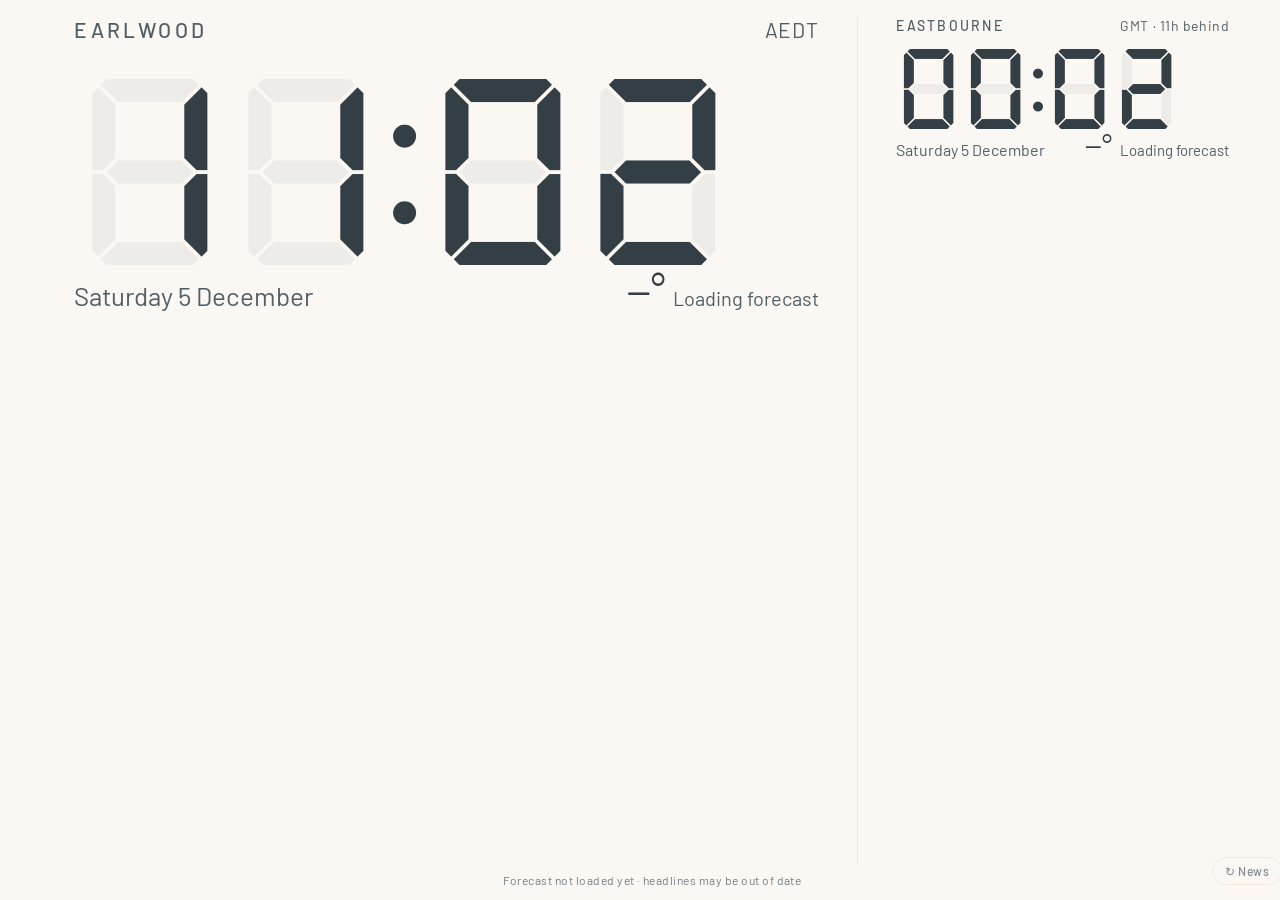
<file: index.html>
<!doctype html>
<html lang="en-AU">
<head>
<meta charset="utf-8">
<meta name="viewport" content="width=device-width, initial-scale=1, viewport-fit=cover, user-scalable=no">
<meta name="apple-mobile-web-app-capable" content="yes">
<meta name="mobile-web-app-capable" content="yes">
<meta name="apple-mobile-web-app-status-bar-style" content="black-translucent">
<meta name="apple-mobile-web-app-title" content="Night Clock">
<meta name="theme-color" content="#050303">
<meta name="color-scheme" content="dark">
<title>Night Clock</title>
<link rel="manifest" href="manifest.webmanifest">
<link rel="apple-touch-icon" href="icon-180.png">
<link rel="preconnect" href="https://fonts.googleapis.com">
<link rel="preconnect" href="https://fonts.gstatic.com" crossorigin>
<link rel="preload" href="fonts/dseg7-classic-latin-700-normal.woff2" as="font" type="font/woff2" crossorigin>
<link rel="stylesheet" href="https://fonts.googleapis.com/css2?family=Barlow+Condensed:wght@400;500&amp;family=Barlow:wght@400;500&amp;display=swap">
<link rel="stylesheet" href="styles.css?v=4">
</head>
<body>

<main id="app">
  <section class="city" id="city-syd" aria-label="Earlwood">
    <div class="top">
      <header class="city-head">
        <span class="city-name">Earlwood</span>
        <span class="city-meta" id="syd-meta"></span>
      </header>
      <div class="time"><span class="ghost" aria-hidden="true">88:88</span><span class="hm" id="syd-hm">--:--</span><span class="ap" id="syd-ap"></span></div>
      <div class="date-row">
        <div class="date" id="syd-date"></div>
        <div class="wx-now">
          <span class="wx-temp" id="syd-temp">--°</span>
          <span class="wx-desc" id="syd-desc">Loading forecast</span>
        </div>
      </div>
    </div>
    <div class="news news-list" id="syd-news" hidden></div>
  </section>

  <section class="city" id="city-uk" aria-label="Eastbourne">
    <div class="top">
      <header class="city-head">
        <span class="city-name">Eastbourne</span>
        <span class="city-meta" id="uk-meta"></span>
      </header>
      <div class="time"><span class="ghost" aria-hidden="true">88:88</span><span class="hm" id="uk-hm">--:--</span><span class="ap" id="uk-ap"></span></div>
      <div class="date-row">
        <div class="date" id="uk-date"></div>
        <div class="wx-now">
          <span class="wx-temp" id="uk-temp">--°</span>
          <span class="wx-desc" id="uk-desc">Loading forecast</span>
        </div>
      </div>
    </div>
    <div class="news news-list" id="uk-news" hidden></div>
  </section>

  <footer id="foot"></footer>
  <button type="button" id="btn-news-page" aria-label="Refresh news">↻ News</button>
</main>

<nav id="controls" hidden aria-label="Display settings">
  <button type="button" id="btn-hours"></button>
  <button type="button" id="btn-theme"></button>
  <button type="button" id="btn-dim"></button>
  <button type="button" id="btn-news">Refresh news</button>
  <button type="button" id="btn-full" hidden></button>
  <span id="awake"></span>
</nav>

<script>window.NIGHT_CLOCK = { themes: true };</script>
<script src="app.js?v=4"></script>
</body>
</html>
</file>
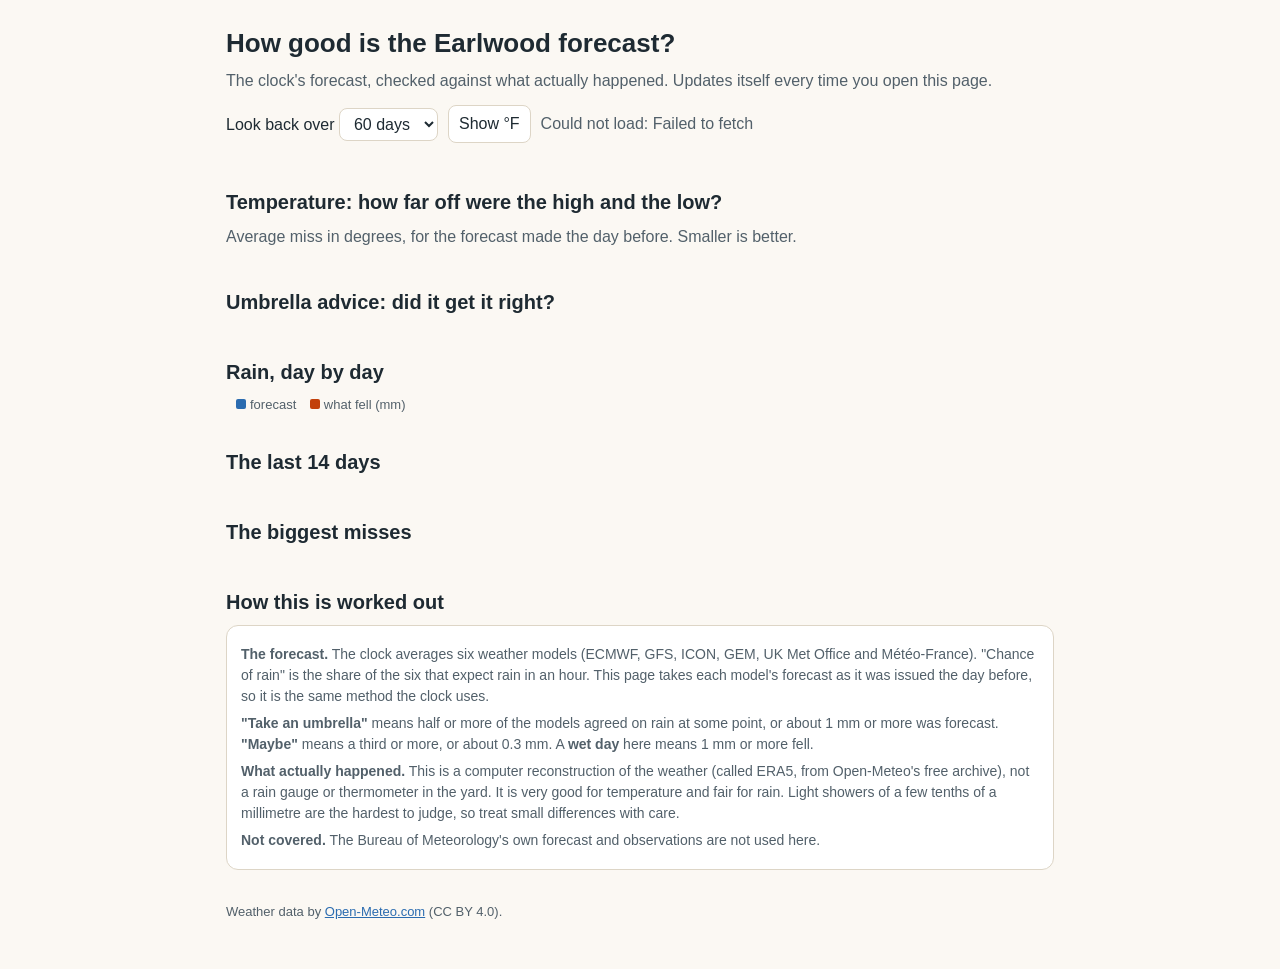
<file: accuracy/index.html>
<!doctype html>
<html lang="en-AU">
<head>
<meta charset="utf-8">
<meta name="viewport" content="width=device-width, initial-scale=1">
<meta name="color-scheme" content="light dark">
<title>How good is the Earlwood forecast?</title>
<style>
:root { --bg:#FBF8F3; --card:#FFFFFF; --ink:#1E2A32; --ink2:#52606A; --line:#DDD5C6; --good:#2F7D4F; --bad:#C2410C; --warn:#B7791F; --accent:#2B6CB0; --bar1:#2B6CB0; --bar2:#C2410C; }
@media (prefers-color-scheme: dark) { :root { --bg:#101418; --card:#171D23; --ink:#F2F5F7; --ink2:#A9B5BE; --line:#2A343C; --good:#4CC38A; --bad:#FF8A5C; --warn:#F5C451; --accent:#7FB2F0; --bar1:#7FB2F0; --bar2:#FF8A5C; } }
* { box-sizing: border-box; }
body { margin:0; background:var(--bg); color:var(--ink); font:16px/1.5 -apple-system, "Helvetica Neue", Arial, sans-serif; }
main { max-width: 860px; margin: 0 auto; padding: 24px 16px 48px; }
h1 { font-size: 26px; margin: 0 0 4px; font-weight: 600; }
h2 { font-size: 20px; margin: 32px 0 8px; font-weight: 600; }
p { margin: 6px 0; }
.sub { color: var(--ink2); }
.cards { display:grid; grid-template-columns: repeat(auto-fit, minmax(220px, 1fr)); gap: 12px; margin-top: 12px; }
.card { background: var(--card); border: 1px solid var(--line); border-radius: 12px; padding: 14px 16px; }
.card .big { font-size: 34px; font-weight: 600; line-height: 1.1; }
.card .lbl { color: var(--ink2); font-size: 14px; }
table { width:100%; border-collapse: collapse; background: var(--card); border:1px solid var(--line); border-radius: 12px; overflow:hidden; font-size: 15px; }
th, td { padding: 8px 10px; text-align:left; border-bottom: 1px solid var(--line); }
th { color: var(--ink2); font-weight: 500; font-size: 13px; }
tr:last-child td { border-bottom: 0; }
td.n, th.n { text-align: right; font-variant-numeric: tabular-nums; }
.wrap { overflow-x: auto; }
.ok { color: var(--good); font-weight: 500; } .miss { color: var(--bad); font-weight: 500; } .meh { color: var(--warn); font-weight: 500; }
.controls { display:flex; gap: 10px; flex-wrap: wrap; align-items:center; margin: 12px 0; }
select, button { font: inherit; padding: 6px 10px; border-radius: 8px; border: 1px solid var(--line); background: var(--card); color: var(--ink); }
.note { font-size: 14px; color: var(--ink2); background: var(--card); border:1px solid var(--line); border-radius: 12px; padding: 12px 14px; }
svg { width:100%; height:auto; display:block; background: var(--card); border:1px solid var(--line); border-radius: 12px; }
svg text { fill: var(--ink2); font-size: 11px; }
.legend { font-size: 13px; color: var(--ink2); margin: 6px 0; }
.sw { display:inline-block; width:10px; height:10px; border-radius:2px; margin: 0 4px 0 10px; }
footer { margin-top: 32px; font-size: 13px; color: var(--ink2); }
a { color: var(--accent); }
</style>
</head>
<body>
<main>
  <h1>How good is the Earlwood forecast?</h1>
  <p class="sub">The clock's forecast, checked against what actually happened. Updates itself every time you open this page.</p>

  <div class="controls">
    <label>Look back over <select id="days"><option value="30">30 days</option><option value="60" selected>60 days</option><option value="90">90 days</option></select></label>
    <button id="unit" type="button">Show °F</button>
    <span id="status" class="sub">Loading…</span>
  </div>

  <div class="cards" id="cards"></div>

  <h2>Temperature: how far off were the high and the low?</h2>
  <p class="sub">Average miss in degrees, for the forecast made the day before. Smaller is better.</p>
  <div class="wrap"><table id="tmodels"></table></div>

  <h2>Umbrella advice: did it get it right?</h2>
  <p class="sub" id="rainsum"></p>
  <div class="wrap"><table id="train"></table></div>

  <h2>Rain, day by day</h2>
  <div class="legend"><span class="sw" style="background:var(--bar1)"></span>forecast <span class="sw" style="background:var(--bar2)"></span>what fell (mm)</div>
  <div id="chart"></div>

  <h2>The last 14 days</h2>
  <div class="wrap"><table id="trecent"></table></div>

  <h2>The biggest misses</h2>
  <div class="wrap"><table id="tmiss"></table></div>

  <h2>How this is worked out</h2>
  <div class="note">
    <p><b>The forecast.</b> The clock averages six weather models (ECMWF, GFS, ICON, GEM, UK Met Office and Météo-France). "Chance of rain" is the share of the six that expect rain in an hour. This page takes each model's forecast as it was issued the day before, so it is the same method the clock uses.</p>
    <p><b>"Take an umbrella"</b> means half or more of the models agreed on rain at some point, or about 1 mm or more was forecast. <b>"Maybe"</b> means a third or more, or about 0.3 mm. A <b>wet day</b> here means 1 mm or more fell.</p>
    <p><b>What actually happened.</b> This is a computer reconstruction of the weather (called ERA5, from Open-Meteo's free archive), not a rain gauge or thermometer in the yard. It is very good for temperature and fair for rain. Light showers of a few tenths of a millimetre are the hardest to judge, so treat small differences with care.</p>
    <p><b>Not covered.</b> The Bureau of Meteorology's own forecast and observations are not used here.</p>
  </div>

  <footer>Weather data by <a href="https://open-meteo.com">Open-Meteo.com</a> (CC BY 4.0).</footer>
</main>

<script>
(function () {
  'use strict';
  var PLACE = { name: 'Earlwood', lat: -33.92, lon: 151.13, tz: 'Australia/Sydney' };
  var MODELS = ['ecmwf_ifs025', 'gfs_seamless', 'icon_seamless', 'gem_seamless', 'ukmo_seamless', 'meteofrance_seamless'];
  var LABEL = { ecmwf_ifs025: 'ECMWF (Europe)', gfs_seamless: 'GFS (USA)', icon_seamless: 'ICON (Germany)', gem_seamless: 'GEM (Canada)', ukmo_seamless: 'UK Met Office', meteofrance_seamless: 'Météo-France' };
  var fahr = false;
  try { fahr = localStorage.getItem('accuracy.fahr') === '1'; } catch (e) { /* storage may be blocked */ }

  function $(id) { return document.getElementById(id); }
  function esc(s) { return String(s).replace(/[&<>]/g, function (c) { return { '&': '&amp;', '<': '&lt;', '>': '&gt;' }[c]; }); }
  function t1(c) { return (fahr ? c * 9 / 5 + 32 : c); }              // temperature
  function dt(c) { return (fahr ? c * 9 / 5 : c); }                    // difference in temperature
  function deg(c) { return Math.round(t1(c)) + '°'; }
  function d1(x) { return (Math.round(x * 10) / 10).toFixed(1); }
  function mean(a) { return a.reduce(function (x, y) { return x + y; }, 0) / a.length; }
  function mae(a) { return mean(a.map(Math.abs)); }
  function dayName(d) { var x = new Date(d + 'T12:00:00'); return x.toLocaleDateString('en-AU', { weekday: 'short', day: 'numeric', month: 'short' }); }

  function addDays(d, n) { var x = new Date(d + 'T12:00:00Z'); x.setUTCDate(x.getUTCDate() + n); return x.toISOString().slice(0, 10); }
  function todayInPlace() { return new Date().toLocaleDateString('en-CA', { timeZone: PLACE.tz }); }

  function load(days) {
    $('status').textContent = 'Loading…';
    var today = todayInPlace();
    var prev = 'https://previous-runs-api.open-meteo.com/v1/forecast?latitude=' + PLACE.lat + '&longitude=' + PLACE.lon
      + '&hourly=temperature_2m_previous_day1,precipitation_previous_day1&models=' + MODELS.join(',')
      + '&past_days=' + days + '&forecast_days=1&timezone=' + encodeURIComponent(PLACE.tz);
    var arch = 'https://archive-api.open-meteo.com/v1/archive?latitude=' + PLACE.lat + '&longitude=' + PLACE.lon
      + '&start_date=' + addDays(today, -days) + '&end_date=' + addDays(today, -1)
      + '&hourly=temperature_2m,precipitation&timezone=' + encodeURIComponent(PLACE.tz);
    return Promise.all([fetch(prev), fetch(arch)]).then(function (rs) {
      if (!rs[0].ok || !rs[1].ok) throw new Error('The weather service did not answer (' + rs[0].status + ', ' + rs[1].status + ')');
      return Promise.all([rs[0].json(), rs[1].json()]);
    }).then(function (j) { return build(j[0].hourly, j[1].hourly); });
  }

  function build(P, A) {
    var at = {};
    A.time.forEach(function (t, i) { at[t] = i; });
    var byDay = {};
    P.time.forEach(function (t, i) { if (at[t] !== undefined) (byDay[t.slice(0, 10)] = byDay[t.slice(0, 10)] || []).push(i); });
    var out = [];
    Object.keys(byDay).sort().forEach(function (d) {
      var idx = byDay[d];
      if (idx.length < 24) return;
      var aT = idx.map(function (i) { return A.temperature_2m[at[P.time[i]]]; });
      var aR = idx.map(function (i) { return A.precipitation[at[P.time[i]]]; });
      if (aT.some(function (v) { return v == null; }) || aR.some(function (v) { return v == null; })) return;
      var f = {}, ok = true;
      MODELS.forEach(function (m) {
        var T = idx.map(function (i) { return P['temperature_2m_previous_day1_' + m][i]; });
        var R = idx.map(function (i) { var v = P['precipitation_previous_day1_' + m][i]; return v == null ? null : v; });
        if (T.some(function (v) { return v == null; }) || R.some(function (v) { return v == null; })) { ok = false; return; }
        f[m] = { hi: Math.max.apply(null, T), lo: Math.min.apply(null, T), mm: R.reduce(function (a, b) { return a + b; }, 0), R: R };
      });
      if (!ok) return;
      var share = idx.map(function (_, k) { return MODELS.filter(function (m) { return f[m].R[k] >= 0.1; }).length / MODELS.length * 100; });
      var r = {
        d: d,
        aHi: Math.max.apply(null, aT), aLo: Math.min.apply(null, aT), aMm: aR.reduce(function (a, b) { return a + b; }, 0),
        f: f,
        hi: mean(MODELS.map(function (m) { return f[m].hi; })), lo: mean(MODELS.map(function (m) { return f[m].lo; })),
        mm: mean(MODELS.map(function (m) { return f[m].mm; })), peak: Math.max.apply(null, share)
      };
      r.advice = (r.peak >= 50 || r.mm >= 1) ? 'yes' : (r.peak >= 30 || r.mm >= 0.3) ? 'maybe' : 'no';
      r.wet = r.aMm >= 1;
      out.push(r);
    });
    return out;
  }

  function table(id, head, rows) {
    $(id).innerHTML = '<thead><tr>' + head.map(function (h, i) { return '<th' + (i ? ' class="n"' : '') + '>' + h + '</th>'; }).join('') + '</tr></thead><tbody>'
      + rows.map(function (r) { return '<tr>' + r.map(function (c, i) { return '<td' + (i ? ' class="n"' : '') + '>' + c + '</td>'; }).join('') + '</tr>'; }).join('') + '</tbody>';
  }

  function render(res) {
    var n = res.length;
    if (!n) { $('status').textContent = 'No days to compare yet.'; return; }
    var u = fahr ? '°F' : '°C';
    $('status').textContent = n + ' days, ' + dayName(res[0].d) + ' to ' + dayName(res[n - 1].d);
    $('unit').textContent = fahr ? 'Show °C' : 'Show °F';

    var eHi = res.map(function (r) { return dt(r.hi - r.aHi); }), eLo = res.map(function (r) { return dt(r.lo - r.aLo); });
    var wet = res.filter(function (r) { return r.wet; }), dry = res.filter(function (r) { return !r.wet; });
    var caught = wet.filter(function (r) { return r.advice === 'yes'; }).length;
    var falseA = dry.filter(function (r) { return r.advice === 'yes'; }).length;
    var rightDry = dry.filter(function (r) { return r.advice === 'no'; }).length;
    var rainMae = mae(res.map(function (r) { return r.mm - r.aMm; }));

    $('cards').innerHTML =
      '<div class="card"><div class="lbl">Typical miss on the day\'s high</div><div class="big">' + d1(mae(eHi)) + u + '</div><div class="lbl">low: ' + d1(mae(eLo)) + u + '</div></div>'
      + '<div class="card"><div class="lbl">Wet days the umbrella advice caught</div><div class="big">' + caught + ' of ' + wet.length + '</div><div class="lbl">"Take an umbrella" shown on those days</div></div>'
      + '<div class="card"><div class="lbl">Dry days it stayed quiet</div><div class="big">' + rightDry + ' of ' + dry.length + '</div><div class="lbl">' + falseA + ' false alarms</div></div>'
      + '<div class="card"><div class="lbl">Typical miss on daily rain</div><div class="big">' + d1(rainMae) + ' mm</div><div class="lbl">average actual: ' + d1(mean(res.map(function (r) { return r.aMm; }))) + ' mm a day</div></div>';

    // models
    var rows = MODELS.map(function (m) {
      return [esc(LABEL[m]), d1(mae(res.map(function (r) { return dt(r.f[m].hi - r.aHi); }))), d1(mae(res.map(function (r) { return dt(r.f[m].lo - r.aLo); }))), d1(mae(res.map(function (r) { return r.f[m].mm - r.aMm; })))];
    });
    rows.sort(function (a, b) { return (+a[1] + +a[2]) - (+b[1] + +b[2]); });
    rows.push(['<b>The clock (average of all six)</b>', '<b>' + d1(mae(eHi)) + '</b>', '<b>' + d1(mae(eLo)) + '</b>', '<b>' + d1(rainMae) + '</b>']);
    table('tmodels', ['Model', 'High miss (' + u + ')', 'Low miss (' + u + ')', 'Rain miss (mm/day)'], rows);

    // umbrella
    var cnt = function (adv, w) { return res.filter(function (r) { return r.advice === adv && r.wet === w; }).length; };
    $('rainsum').textContent = 'A wet day is one with 1 mm or more of rain. Out of ' + n + ' days, ' + wet.length + ' were wet.';
    table('train', ['Advice shown', 'On wet days', 'On dry days'], [
      ['Take an umbrella', cnt('yes', true), cnt('yes', false)],
      ['Maybe an umbrella', cnt('maybe', true), cnt('maybe', false)],
      ['No umbrella', '<span class="miss">' + cnt('no', true) + '</span> missed', cnt('no', false)]
    ]);

    // chart: last 30 days
    var last = res.slice(-30), W = 800, H = 180, L = 30, B = 26, bw = (W - L) / last.length;
    var mx = Math.max.apply(null, last.map(function (r) { return Math.max(r.mm, r.aMm); }).concat([5]));
    var s = '<svg viewBox="0 0 ' + W + ' ' + H + '" role="img" aria-label="Forecast and actual rain for each of the last 30 days">';
    s += '<line x1="' + L + '" y1="' + (H - B) + '" x2="' + W + '" y2="' + (H - B) + '" stroke="var(--line)"/>';
    s += '<text x="2" y="14">' + Math.round(mx) + ' mm</text><text x="2" y="' + (H - B - 2) + '">0</text>';
    last.forEach(function (r, i) {
      var x = L + i * bw, h1 = r.mm / mx * (H - B - 20), h2 = r.aMm / mx * (H - B - 20);
      s += '<rect x="' + (x + 1) + '" y="' + (H - B - h1) + '" width="' + (bw / 2 - 1) + '" height="' + h1 + '" fill="var(--bar1)"/>';
      s += '<rect x="' + (x + bw / 2) + '" y="' + (H - B - h2) + '" width="' + (bw / 2 - 1) + '" height="' + h2 + '" fill="var(--bar2)"/>';
      if (i % 5 === 0) s += '<text x="' + x + '" y="' + (H - 8) + '">' + r.d.slice(8) + '/' + r.d.slice(5, 7) + '</text>';
    });
    $('chart').innerHTML = s + '</svg>';

    // last 14 days
    var verdict = function (r) {
      if (r.advice === 'yes') return r.wet ? '<span class="ok">Right</span>' : (r.aMm >= 0.5 ? '<span class="meh">Close (' + d1(r.aMm) + ' mm)</span>' : '<span class="miss">False alarm</span>');
      if (r.advice === 'no') return r.wet ? '<span class="miss">Missed</span>' : '<span class="ok">Right</span>';
      return '<span class="meh">Maybe</span>';
    };
    table('trecent', ['Day', 'Forecast high / low', 'Actual high / low', 'Forecast rain', 'What fell', 'Advice', 'Result'],
      res.slice(-14).reverse().map(function (r) {
        return [dayName(r.d), deg(r.hi) + ' / ' + deg(r.lo), deg(r.aHi) + ' / ' + deg(r.aLo), Math.round(r.peak) + '%, ' + d1(r.mm) + ' mm', d1(r.aMm) + ' mm',
          r.advice === 'yes' ? 'Take' : r.advice === 'maybe' ? 'Maybe' : 'None', verdict(r)];
      }));

    // biggest misses
    var bad = res.filter(function (r) { return (r.advice === 'no' && r.wet) || (r.advice === 'yes' && r.aMm < 0.5); })
      .sort(function (a, b) { return Math.abs(b.mm - b.aMm) - Math.abs(a.mm - a.aMm); }).slice(0, 8);
    table('tmiss', ['Day', 'What went wrong', 'Forecast', 'What fell'], bad.length ? bad.map(function (r) {
      return [dayName(r.d), r.advice === 'no' ? 'Rain not expected' : 'Rain expected but stayed dry', Math.round(r.peak) + '%, ' + d1(r.mm) + ' mm', d1(r.aMm) + ' mm'];
    }) : [['None in this period', '', '', '']]);
  }

  var current = null;
  function go() {
    load(+$('days').value).then(function (res) { current = res; render(res); })
      .catch(function (e) { $('status').textContent = 'Could not load: ' + e.message; });
  }
  $('days').addEventListener('change', go);
  $('unit').addEventListener('click', function () {
    fahr = !fahr;
    try { localStorage.setItem('accuracy.fahr', fahr ? '1' : '0'); } catch (e) { /* ignore */ }
    if (current) render(current);
  });
  $('unit').textContent = fahr ? 'Show °C' : 'Show °F';
  go();
})();
</script>
</body>
</html>
</file>
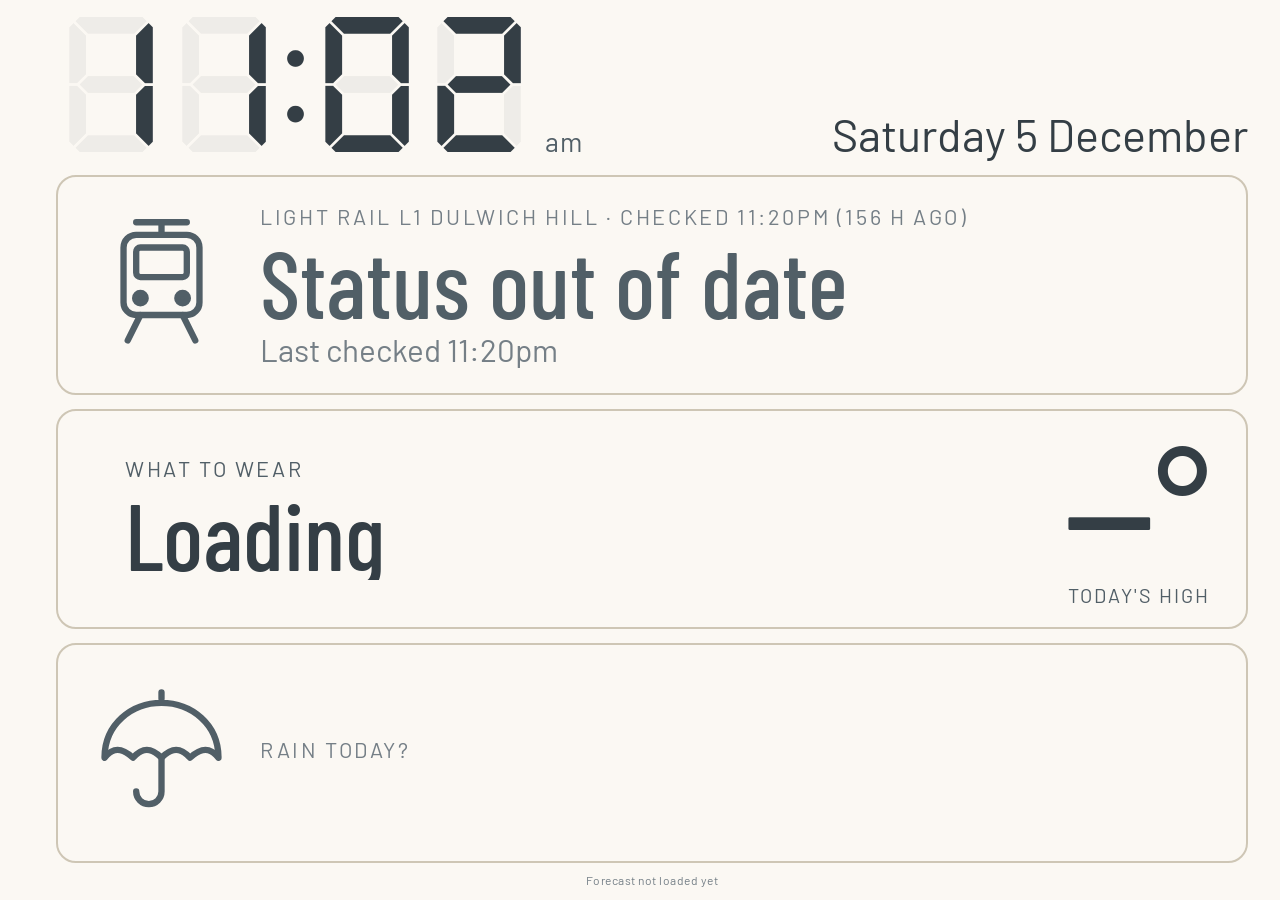
<file: earlwood/index.html>
<!doctype html>
<html lang="en-AU">
<head>
<meta charset="utf-8">
<meta name="viewport" content="width=device-width, initial-scale=1, viewport-fit=cover, user-scalable=no">
<meta name="apple-mobile-web-app-capable" content="yes">
<meta name="mobile-web-app-capable" content="yes">
<meta name="apple-mobile-web-app-status-bar-style" content="black-translucent">
<meta name="apple-mobile-web-app-title" content="Earlwood Clock">
<meta name="theme-color" content="#050303">
<meta name="color-scheme" content="dark">
<title>Earlwood Clock</title>
<link rel="manifest" href="manifest.webmanifest">
<link rel="apple-touch-icon" href="../icon-180.png">
<link rel="preconnect" href="https://fonts.googleapis.com">
<link rel="preconnect" href="https://fonts.gstatic.com" crossorigin>
<link rel="preload" href="../fonts/dseg7-classic-latin-700-normal.woff2" as="font" type="font/woff2" crossorigin>
<link rel="stylesheet" href="https://fonts.googleapis.com/css2?family=Barlow+Condensed:wght@400;500&amp;family=Barlow:wght@400;500&amp;display=swap">
<link rel="stylesheet" href="../styles.css">
</head>
<body>

<main id="app" class="solo">
  <section class="city" id="city-syd" aria-label="Earlwood">
    <div class="top">
      <div class="time"><span class="ghost" aria-hidden="true">88:88</span><span class="hm" id="syd-hm">--:--</span><span class="ap" id="syd-ap"></span></div>
      <div class="date" id="syd-date"></div>
      <span class="city-meta" id="syd-meta" hidden></span>
    </div>
    <div class="rows">
      <div class="row quiet" id="rail" aria-live="polite">
        <div class="ico" id="rail-ico" aria-hidden="true"><svg viewBox="0 0 64 64"><path d="M32 8V2M20 2h24"/><rect x="14" y="8" width="36" height="38" rx="6"/><rect x="20" y="14" width="24" height="14" rx="2"/><circle cx="22" cy="38" r="2.5"/><circle cx="42" cy="38" r="2.5"/><path d="M22 46l-6 12M42 46l6 12"/></svg></div>
        <div class="row-body">
          <div class="row-label" id="rail-label">Light rail L1 Dulwich Hill</div>
          <div class="row-word" id="rail-head">Checking</div>
          <div class="row-sub" id="rail-sub"></div>
        </div>
      </div>
      <div class="row" id="tile-wear">
        <div class="ico" id="wear-ico" aria-hidden="true"></div>
        <div class="row-body">
          <div class="row-label" id="wear-cap">What to wear</div>
          <div class="row-word" id="syd-wear">--</div>
          <div class="row-sub" id="syd-wear-sub"></div>
          <div class="row-note" id="syd-wear-note"></div>
        </div>
        <div class="row-num"><span id="syd-range">--°</span><span class="row-num-cap" id="wear-num-cap">today's high</span></div>
      </div>
      <div class="row quiet" id="tile-rain">
        <div class="ico" id="rain-ico" aria-hidden="true"><svg viewBox="0 0 64 64"><path d="M32 6V3M5 34C5 18 18 8 32 8s27 10 27 26c-4-5-8-5-13.5 0C41 29 37 29 32 34c-5-5-9-5-13.5 0C13 29 9 29 5 34z"/><path d="M32 34v16a6 6 0 0 1-12 0"/></svg></div>
        <div class="row-body">
          <div class="row-label" id="rain-cap">Rain today?</div>
          <div class="row-word" id="syd-rain-head"></div>
          <div class="row-sub" id="syd-rain-sub"></div>
          <div class="row-note" id="syd-rain-note"></div>
        </div>
      </div>
    </div>
  </section>

  <footer id="foot"></footer>
</main>

<nav id="controls" hidden aria-label="Display settings">
  <button type="button" id="btn-theme"></button>
  <button type="button" id="btn-dim"></button>
  <button type="button" id="btn-full" hidden></button>
  <span id="awake"></span>
</nav>

<script>window.NIGHT_CLOCK = { hour12: true, themes: true, cities: ['syd'], base: '../', cache: 'earlwood.' };</script>
<script src="../app.js"></script>
</body>
</html>
</file>
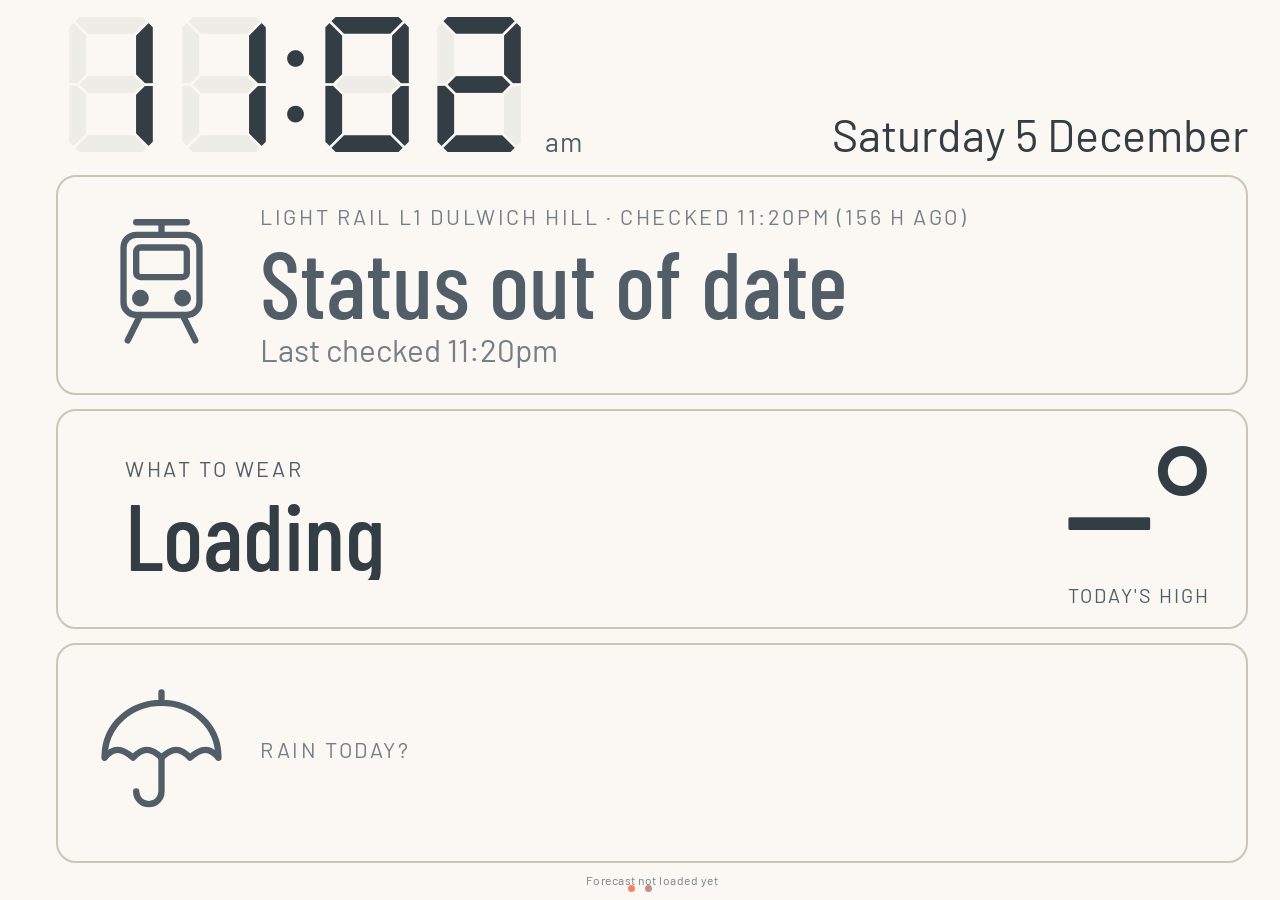
<file: rotate/index.html>
<!doctype html>
<html lang="en-AU">
<head>
<meta charset="utf-8">
<meta name="viewport" content="width=device-width, initial-scale=1, viewport-fit=cover, user-scalable=no">
<meta name="apple-mobile-web-app-capable" content="yes">
<meta name="mobile-web-app-capable" content="yes">
<meta name="apple-mobile-web-app-status-bar-style" content="black-translucent">
<meta name="apple-mobile-web-app-title" content="Clocks">
<meta name="theme-color" content="#050303">
<meta name="color-scheme" content="dark">
<title>Clocks</title>
<link rel="apple-touch-icon" href="../icon-180.png">
<style>
  html, body { margin: 0; height: 100%; background: #050303; overflow: hidden; -webkit-user-select: none; user-select: none; -webkit-tap-highlight-color: transparent; }
  iframe { position: fixed; inset: 0; width: 100%; height: 100%; border: 0; background: #050303; opacity: 0; transition: opacity 0.8s ease; }
  iframe.on { opacity: 1; z-index: 1; }
  #dots { position: fixed; left: 0; right: 0; bottom: max(8px, env(safe-area-inset-bottom)); display: flex; justify-content: center; gap: 10px; z-index: 3; pointer-events: none; }
  #dots i { width: 7px; height: 7px; border-radius: 50%; background: #8f3a29; opacity: 0.55; }
  #dots i.on { background: #ff7352; opacity: 0.9; }
  #next { position: fixed; right: 0; bottom: 0; width: 96px; height: 96px; z-index: 4; background: transparent; border: 0; padding: 0; }
</style>
</head>
<body>
<iframe id="a" title="Clock"></iframe>
<iframe id="b" title="Clock"></iframe>
<div id="dots" aria-hidden="true"></div>
<button id="next" type="button" aria-label="Next clock"></button>

<script>
(function () {
  'use strict';

  // The clocks to rotate through. Set `url` to the clock's address; an item with url: null is switched off.
  // `night: true` marks the clock that stays on screen overnight (8pm to 6am Sydney time).
  var CLOCKS = [
    { name: 'Earlwood morning clock', url: '../earlwood/' },
    { name: 'Two-city bedside clock', url: '../', night: true },
    { name: 'Eastbourne clock', url: null }   // not online yet: put its address here when it is
  ];
  var EVERY_MIN = 5;           // minutes on each clock (add ?every=1 to the address to try a faster rotation)
  var NIGHT_FROM = 20, NIGHT_TO = 6;
  var TZ = 'Australia/Sydney';

  var q = /[?&]every=([0-9.]+)/.exec(location.search);
  if (q && +q[1] > 0) EVERY_MIN = +q[1];

  var live = CLOCKS.filter(function (c) { return c.url; });
  var frames = [document.getElementById('a'), document.getElementById('b')];
  var dotsEl = document.getElementById('dots');
  var showing = -1;     // index into live
  var front = 0;        // which iframe is on screen
  var timer = null;

  live.forEach(function () { dotsEl.appendChild(document.createElement('i')); });

  function sydneyHour() {
    return +new Intl.DateTimeFormat('en-GB', { timeZone: TZ, hour: 'numeric', hourCycle: 'h23' }).format(new Date());
  }
  var force = /[?&]force=(day|night)/.exec(location.search);   // for testing: ?force=day or ?force=night
  function isNight() {
    if (force) return force[1] === 'night';
    var h = sydneyHour(); return h >= NIGHT_FROM || h < NIGHT_TO;
  }
  function nightIndex() {
    for (var i = 0; i < live.length; i++) if (live[i].night) return i;
    return 0;
  }

  function paintDots() {
    Array.prototype.forEach.call(dotsEl.children, function (d, i) { d.className = i === showing ? 'on' : ''; });
    dotsEl.style.display = live.length > 1 ? 'flex' : 'none';
  }

  // Load the clock into the hidden frame, then fade it in and blank the old one so only one clock runs at a time.
  var blankTimers = [null, null];
  function show(i) {
    if (i === showing) return;
    var back = 1 - front;
    var f = frames[back];
    clearTimeout(blankTimers[back]);          // a pending "blank this frame" must not hit the clock we are about to load
    f.onload = function () {
      f.onload = null;
      var was = front;
      f.className = 'on';
      frames[was].className = '';
      front = back;
      blankTimers[was] = setTimeout(function () { if (was !== front) frames[was].src = 'about:blank'; }, 900);
    };
    f.src = live[i].url;
    showing = i;
    paintDots();
  }

  function advance() {
    if (isNight()) { show(nightIndex()); return; }   // overnight the bedside clock stays put
    show((showing + 1) % live.length);
  }

  function schedule() {
    clearTimeout(timer);
    timer = setTimeout(function () { advance(); schedule(); }, EVERY_MIN * 60 * 1000);
  }

  document.getElementById('next').addEventListener('click', function () { advance(); schedule(); });

  // keep the screen on (needs Safari 16.4 or newer; also set Auto-Lock to Never in Settings)
  var lock = null;
  function keepAwake() {
    if (!('wakeLock' in navigator) || document.visibilityState !== 'visible' || lock) return;
    navigator.wakeLock.request('screen').then(function (l) { lock = l; l.addEventListener('release', function () { lock = null; }); }).catch(function () { /* not allowed */ });
  }
  document.addEventListener('visibilitychange', function () { if (document.visibilityState === 'visible') keepAwake(); });
  document.addEventListener('click', keepAwake);

  // start on the right clock for the time of day
  show(isNight() ? nightIndex() : 0);
  schedule();
  keepAwake();

  // reload once a day at 3am Sydney time so a new version is picked up
  var started = Date.now();
  setInterval(function () {
    if (Date.now() - started > 20 * 3600 * 1000 && sydneyHour() === 3) location.reload();
  }, 60 * 1000);
})();
</script>
</body>
</html>
</file>
<file: styles.css>
/* Night Clock
   Layout: two city columns (Sydney wider) in landscape, two stacked rows in portrait.
   Everything sizes from its column width (cqw), so the same rules fit both orientations. */

@font-face {
  font-family: "DSEG7 Classic";
  font-weight: 700;
  font-style: normal;
  font-display: swap;
  src: url("fonts/dseg7-classic-latin-700-normal.woff2") format("woff2");
}

:root {
  --bg: #050303;
  --ink: #ff7352;      /* digits: warm red-orange, gentlest on night vision */
  --ink-2: #d0583f;    /* labels and secondary text */
  --ink-3: #8f3a29;    /* footnotes and axes */
  --line: #1f0e0a;     /* hairlines and night shading */
  --hl: #ffc9a8;       /* headlines: the brightest warm tone, still free of blue light */
  --tag-1: #ffa23a;    /* closest stories: amber */
  --tag-2: #d0583f;    /* wider area */
  --dim: 0.9;
  --digits: "DSEG7 Classic", "Barlow Condensed", "Arial Narrow", Arial, sans-serif;
  --display: "Barlow Condensed", "Arial Narrow", "Helvetica Neue", Arial, sans-serif;
  --body: "Barlow", -apple-system, "Helvetica Neue", Arial, sans-serif;
  color-scheme: dark;
}

* { box-sizing: border-box; margin: 0; }
[hidden] { display: none !important; }

html, body {
  height: 100%;
  background: var(--bg);
  color: var(--ink);
  overflow: hidden;
  -webkit-text-size-adjust: 100%;
  -webkit-user-select: none;
  user-select: none;
  -webkit-tap-highlight-color: transparent;
}

body { font-family: var(--body); }

#app {
  position: fixed;
  top: 0; right: 0; bottom: 0; left: 0;
  display: grid;
  grid-template-columns: minmax(0, 2fr) minmax(0, 1fr);
  padding:
    max(24px, env(safe-area-inset-top))
    max(24px, env(safe-area-inset-right))
    max(28px, env(safe-area-inset-bottom))
    max(24px, env(safe-area-inset-left));
  opacity: var(--dim);
  transition: opacity 0.8s ease;
}

/* Time block pinned to the top, forecast pinned to the bottom, so both cities line up. */
.city {
  container-type: inline-size;
  display: flex;
  flex-direction: column;
  justify-content: space-between;
  gap: 16px;
  min-width: 0;
  overflow: hidden;
  padding: 0 clamp(16px, 3vw, 40px);
}

.city + .city { border-left: 1px solid var(--line); }

.city-head {
  display: flex;
  flex-wrap: wrap;
  justify-content: space-between;
  align-items: baseline;
  gap: 12px;
  font-size: clamp(14px, 3.4cqw, 21px);
  letter-spacing: 0.16em;
  text-transform: uppercase;
  color: var(--ink-2);
}

.city-name { font-weight: 500; white-space: nowrap; }
.city-meta { letter-spacing: 0.04em; text-transform: none; color: var(--ink-2); text-align: right; }

.time {
  position: relative;
  font-family: var(--digits);
  font-weight: 700;
  font-size: 24cqw;
  line-height: 1;
  letter-spacing: 0.02em;
  white-space: nowrap;
  margin-top: 0.2em;
}

/* unlit segments, like a real LED display */
.time .ghost { position: absolute; left: 0; top: 0; opacity: 0.09; pointer-events: none; }
.time .hm { white-space: pre; }

#city-syd .time { font-size: 25cqw; }

.ap {
  font-family: var(--body);
  font-size: 0.2em;
  font-weight: 400;
  letter-spacing: 0.04em;
  margin-left: 0.3em;
  color: var(--ink-2);
}

.date {
  font-size: clamp(16px, 4cqw, 26px);
  color: var(--ink-2);
  margin-top: 0.4em;
}

/* regional headline, fills the space between the clock and the forecast */
.news { min-width: 0; }

.news-src {
  font-size: clamp(12px, 2.8cqw, 16px);
  letter-spacing: 0.14em;
  text-transform: uppercase;
  color: var(--ink-2);
  margin-bottom: 0.6em;
}

.news-title {
  font-family: var(--body);
  font-weight: 500;
  font-size: clamp(19px, 4.6cqw, 32px);
  line-height: 1.25;
  color: var(--ink);
  display: -webkit-box;
  -webkit-box-orient: vertical;
  -webkit-line-clamp: 4;
  overflow: hidden;
}

.wx {
  padding-top: clamp(12px, 2vh, 22px);
  border-top: 1px solid var(--line);
}

.wx-now { display: flex; align-items: baseline; gap: 0.5em; flex-wrap: wrap; }

.wx-temp {
  font-family: var(--display);
  font-weight: 400;
  font-size: clamp(40px, 11cqw, 68px);
  line-height: 1;
  font-variant-numeric: tabular-nums;
}

.wx-desc { font-size: clamp(16px, 3.8cqw, 24px); color: var(--ink-2); }

.wx-range {
  font-size: clamp(13px, 3cqw, 18px);
  color: var(--ink-2);
  margin-top: 0.35em;
  min-height: 1.3em;
}

.wx-chart svg { display: block; width: 100%; height: auto; margin-top: 0.7em; }

/* Earlwood-only page (earlwood/index.html): one wide column */
#app.solo { grid-template-columns: minmax(0, 1fr); }
.solo .wx { min-height: 0; }
.solo .wx-chart { flex: 1 1 0; min-height: 70px; max-height: 300px; position: relative; }
.solo .wx-chart svg { position: absolute; left: 0; top: 0; width: 100%; height: 100%; margin-top: 0; }
.news-title a { color: inherit; text-decoration: none; -webkit-touch-callout: none; }
.solo .news-title { -webkit-line-clamp: 2; }
.solo .rain-nc { flex-basis: 34%; }

/* Sydney: rain first, temperature small */
.wx-rainy .wx-now { gap: 0.6em; }
.wx-rainy .wx-temp { font-size: clamp(28px, 6.2cqw, 40px); }
.wx-rainy .wx-desc { font-size: clamp(15px, 3.2cqw, 20px); }
.wx-rainy .wx-range { margin: 0 0 0 auto; min-height: 0; font-size: clamp(13px, 2.8cqw, 17px); }
.rain-row { display: flex; gap: 20px; align-items: flex-start; margin-top: 0.6em; }
.rain-text { flex: 1 1 56%; min-width: 0; }
.rain-head {
  font-family: var(--display);
  font-weight: 500;
  font-size: clamp(26px, 6.6cqw, 42px);
  line-height: 1.05;
  color: var(--ink);
}
.rain-sub { font-size: clamp(14px, 3cqw, 19px); color: var(--ink-2); margin-top: 0.35em; }
.rain-nc { flex: 0 0 38%; min-width: 0; }
.rain-nc-cap {
  font-size: clamp(11px, 2.4cqw, 14px);
  letter-spacing: 0.1em;
  text-transform: uppercase;
  color: var(--ink-2);
  margin-bottom: 4px;
}
.rain-nc svg { display: block; width: 100%; height: 60px; }
.wx-rainy .wx-chart svg { margin-top: 0.7em; }

/* chart parts */
.night { fill: var(--line); }
.bar   { fill: var(--ink); opacity: 0.32; }
.axis  { stroke: var(--ink-3); stroke-width: 1; }
.tick  { stroke: var(--ink-3); stroke-width: 1; }
.bar-led { opacity: 0.55; }
.bar-nc  { opacity: 0.85; }
.grid  { stroke: var(--ink-3); stroke-width: 1; stroke-dasharray: 3 5; opacity: 0.7; }
.tline-thin { stroke-width: 2; opacity: 0.55; }
.lbl-sm { font-size: 14px; }
.lbl-halo { paint-order: stroke; stroke: var(--bg); stroke-width: 5px; stroke-linejoin: round; }
.area  { fill: var(--ink); opacity: 0.1; }
.tline { fill: none; stroke: var(--ink); stroke-width: 3; stroke-linejoin: round; stroke-linecap: round; }
.dot   { fill: var(--bg); stroke: var(--ink); stroke-width: 3; }
.val   { fill: var(--ink); font-family: var(--display); font-size: 24px; font-weight: 500; }
.lbl   { fill: var(--ink-2); font-family: var(--body); font-size: 17px; }

#foot {
  position: absolute;
  left: 0; right: 0;
  bottom: max(6px, env(safe-area-inset-bottom));
  text-align: center;
  font-size: 12px;
  letter-spacing: 0.04em;
  color: var(--ink-3);
  padding: 0 12px;
  box-sizing: border-box;
}

#controls {
  position: fixed;
  left: 50%;
  bottom: max(36px, env(safe-area-inset-bottom));
  transform: translateX(-50%);
  display: flex;
  align-items: center;
  flex-wrap: wrap;
  justify-content: center;
  gap: 12px 16px;
  max-width: calc(100vw - 32px);
  padding: 12px 16px;
  background: var(--bg);  /* follows the theme, so the dark text on the daylight looks stays readable */
  border: 2px solid var(--ink-2);
  box-shadow: 0 8px 30px rgba(0, 0, 0, 0.45);
  border-radius: 14px;
  filter: brightness(var(--ctl, 0.9));  /* dims with the display but stays opaque */
  z-index: 5;
}

#controls button {
  min-height: 52px;
  min-width: 150px;
  padding: 0 20px;
  font: 500 18px var(--body);
  color: var(--ink);
  background: var(--line);
  border: 1px solid var(--ink-2);
  border-radius: 10px;
}

#controls button:active { background: var(--ink-3); }
#awake { font-size: 14px; color: var(--ink-2); max-width: 280px; }

@media (orientation: portrait) {
  #app {
    grid-template-columns: minmax(0, 1fr);
    grid-template-rows: minmax(0, 1fr) minmax(0, 1fr);
  }
  .city + .city { border-left: 0; border-top: 1px solid var(--line); }
  #app { padding-top: max(20px, env(safe-area-inset-top)); padding-bottom: max(24px, env(safe-area-inset-bottom)); }
  .city { gap: 8px; padding-bottom: 14px; }
  .news:not(.news-list) { display: none; }  /* the one-headline box is hidden in portrait; the v2 list fits what it can */
  #city-syd .time { font-size: 17cqw; }
  .rain-nc svg { height: 46px; }
  .rain-row { margin-top: 0.3em; }
  .rain-head { font-size: clamp(24px, 5cqw, 34px); }
  #city-uk .time { font-size: 16cqw; }
  .wx { padding-top: 8px; }
  .wx-temp { font-size: 52px; }
}

@media (prefers-reduced-motion: reduce) {
  #app { transition: none; }
}

@media (orientation: portrait) {
  #app.solo { grid-template-rows: minmax(0, 1fr); }
  .solo .news { display: block; }
  .solo #city-syd .time { font-size: min(26cqw, 20vh); }
  .solo .wx-chart svg { height: auto; }
}

/* short landscape screens such as small tablets */
@media (orientation: landscape) and (max-height: 640px) {
  #app { padding-top: 12px; padding-bottom: 20px; }
  .city { gap: 8px; }
  .city-head { font-size: 14px; }
  .date { font-size: 18px; margin-top: 0.2em; }
  .wx-rainy .wx-temp { font-size: 28px; }
  .wx-rainy .wx-desc, .wx-rainy .wx-range { font-size: 14px; }
  .rain-row { margin-top: 0.3em; }
  .rain-head { font-size: 26px; }
  .rain-sub, .rain-next { font-size: 14px; margin-top: 0.2em; }
  .rain-nc-cap { font-size: 11px; margin-bottom: 2px; }
  .rain-nc svg { height: 40px; }
  #foot { font-size: 11px; }
}

/* ---------- Earlwood page: a clock strip and three big answers ----------
   Light rail, what to wear, umbrella. Built to be read from across the kitchen, so words are huge
   and a row turns into a solid block when it needs attention. */
#app.solo { padding-top: max(24px, env(safe-area-inset-top)); padding-bottom: max(30px, env(safe-area-inset-bottom)); }
#app.solo .city { gap: clamp(8px, 1.6vh, 16px); padding: 0 clamp(8px, 1.6vw, 24px); }
#app.solo .top { display: flex; align-items: baseline; justify-content: space-between; gap: 24px; flex: 0 0 auto; }
#app.solo #city-syd .time { font-size: min(15vh, 21cqw); margin-top: 0; }
#app.solo .date { font-size: min(5vh, 4.2cqw); margin: 0; text-align: right; color: var(--ink); }
#app.solo .rows { flex: 1 1 0; min-height: 0; display: flex; flex-direction: column; gap: clamp(8px, 1.6vh, 16px); }

.row {
  flex: 1 1 0;
  min-height: 0;
  display: grid;
  grid-template-columns: auto minmax(0, 1fr) auto;
  align-items: center;
  gap: clamp(14px, 2.6cqw, 36px);
  padding: 0 clamp(16px, 3cqw, 40px);
  border: 2px solid var(--rowline, var(--ink-3));
  border-radius: 20px;
  color: var(--ink);
  background: var(--row-bg, transparent);
  overflow: hidden;
}
.row .ico { display: flex; gap: 0.15em; align-items: center; }
.row .ico svg { display: block; flex: none; width: min(15vh, 13cqw); height: min(15vh, 13cqw); fill: none; stroke: currentColor; stroke-width: 3; stroke-linejoin: round; stroke-linecap: round; }
.row .ico-2 svg { width: min(11vh, 10cqw); height: min(11vh, 10cqw); }
.row .ico-3 svg { width: min(8.5vh, 8cqw); height: min(8.5vh, 8cqw); }
.row .ico svg circle { fill: currentColor; }
.row-label { font-size: clamp(14px, 2.4vh, 24px); letter-spacing: 0.12em; text-transform: uppercase; color: var(--ink-2); }
.row-word { font-family: var(--display); font-weight: 500; font-size: min(10.5vh, 10cqw); line-height: 1; margin-top: 0.05em; white-space: nowrap; overflow: hidden; text-overflow: ellipsis; }
.row-sub { font-size: clamp(17px, 3.5vh, 34px); line-height: 1.15; margin-top: 0.1em; color: var(--ink-2); }
.row-note { font-size: clamp(15px, 2.8vh, 26px); line-height: 1.15; margin-top: 0.1em; color: var(--ink-2); }
.row-num { font-family: var(--display); font-weight: 500; font-size: min(17vh, 15cqw); line-height: 1; text-align: right; }
.row-num-cap { display: block; font-family: var(--body); font-weight: 400; font-size: clamp(13px, 2.2vh, 22px); letter-spacing: 0.1em; text-transform: uppercase; color: var(--ink-2); }

/* quiet: nothing to worry about, dimmer and outlined */
.row.quiet, #tile-wear { border-color: var(--ok-line, var(--rowline, var(--ink-3))); }
.row.quiet { color: var(--ink-2); }
.row.quiet .row-label, .row.quiet .row-sub, .row.quiet .row-note { color: var(--ink-3); }
.row.quiet .ico, #tile-wear .ico { color: var(--ok-icon, inherit); }
/* needs attention: a solid block, impossible to miss */
.row.on { background: var(--alert, var(--ink)); border-color: var(--alert, var(--ink)); color: var(--on-alert, var(--bg)); }
.row.on .row-label, .row.on .row-sub, .row.on .row-note, .row.on .row-num-cap { color: var(--on-alert, var(--bg)); }
.row.maybe { border-color: var(--maybe, var(--ink)); }
.row.maybe .ico { color: var(--maybe-icon, inherit); }

/* Colour themes for the Earlwood page. The warm night look is the default set in :root; the page picks
   one by setting data-theme on <html>: four daytime looks that take turns day by day, and night (8pm to 6am). */
/* the unlit clock segments are quieter on the themed looks */
[data-theme] .time .ghost { opacity: 0.06; }
[data-theme="daylight"] {
  --hl: #1E2A32; --tag-1: #D9480F; --tag-2: #66727B;
  --bg: #FBF8F3; --ink: #1E2A32; --ink-2: #3F4E58; --ink-3: #66727B; --line: #EDE7DB;
  --rowline: #C9C0AE; --alert: #D9480F; --on-alert: #FFFFFF; --maybe: #D9480F;
}
[data-theme="slate"] {
  --hl: #F2F5F7; --tag-1: #2DD4BF; --tag-2: #A9B5BE;
  --bg: #101418; --ink: #F2F5F7; --ink-2: #A9B5BE; --ink-3: #7B8993; --line: #1B2229;
  --rowline: #2A343C; --alert: #FF6B4A; --on-alert: #1A0B07; --maybe: #2DD4BF; --ok-icon: #2DD4BF; --maybe-icon: #2DD4BF;
}
[data-theme="traffic"] {
  --hl: #FFFFFF; --tag-1: #F5A524; --tag-2: #4CC38A;
  --bg: #0B1220; --ink: #FFFFFF; --ink-2: #B5C1D6; --ink-3: #8393AD; --line: #16213A;
  --rowline: #30A46C; --ok-line: #30A46C; --ok-icon: #4CC38A; --alert: #E5484D; --on-alert: #FFFFFF; --maybe: #F5A524; --maybe-icon: #F5A524;
}
[data-theme="sky"] {
  --hl: #0B2545; --tag-1: #1D6FD8; --tag-2: #3C5A7D;
  --bg: #EAF2FB; --ink: #0B2545; --ink-2: #3C5A7D; --ink-3: #5A7596; --line: #D7E5F6;
  --rowline: #B9CDE6; --row-bg: #FFFFFF; --alert: #F5A524; --on-alert: #2B1A00; --maybe: #1D6FD8; --ok-icon: #1D6FD8; --maybe-icon: #1D6FD8;
}

@media (orientation: portrait) {
  #app.solo #city-syd .time { font-size: min(14vh, 25cqw); }
  #app.solo .top { flex-direction: column; align-items: flex-start; gap: 4px; }
  #app.solo .date { text-align: left; font-size: max(18px, min(3.6vh, 6.2cqw)); }
  /* Narrow tablet: the icon sits beside the label and word, and the detail lines run the full card width.
     Everything inside a card is in em off one base size taken from the width, so fitRows() in app.js
     can shrink a whole card (--fit) if its words are long. */
  #app.solo .rows { gap: 10px; }
  #foot { font-size: 11px; letter-spacing: 0; }
  .row {
    flex: 1 1 auto;
    font-size: calc(var(--fit, 1) * clamp(16px, 5cqw, 34px));
    grid-template-columns: auto minmax(0, 1fr) auto;
    grid-template-areas: "ico label num" "ico word num" "sub sub sub" "note note note";
    column-gap: 0.6em; row-gap: 0;
    align-content: center;
    padding: 0.5em 0.7em;
  }
  .row-body { display: contents; }
  .row-body > :empty { display: none; }
  .row .ico { grid-area: ico; flex-direction: column; align-self: center; }
  .row-label { grid-area: label; align-self: end; font-size: 0.8em; letter-spacing: 0.06em; }
  .row-word { grid-area: word; align-self: start; font-size: 2.4em; white-space: normal; overflow: visible; text-overflow: clip; line-height: 1.02; }
  .row-sub { grid-area: sub; font-size: 1em; margin-top: 0.3em; }
  .row-note { grid-area: note; font-size: 0.88em; margin-top: 0.2em; }
  .row-num { grid-area: num; align-self: center; font-size: 3.2em; }
  .row-num-cap { font-size: 0.22em; letter-spacing: 0.06em; }
  .row .ico svg, .row .ico-2 svg { width: 2.6em; height: 2.6em; }
  .row .ico-2 svg { width: 1.8em; height: 1.8em; }
  .row .ico-3 svg { width: 1.4em; height: 1.4em; }
}

/* v2: the weather sits beside the date, right under the clock */
.date-row { display: flex; align-items: baseline; justify-content: space-between; flex-wrap: wrap; gap: 0.3em 1em; }
.date-row .wx-now { gap: 0.5em; }
.date-row .wx-temp { font-size: clamp(28px, 6.2cqw, 40px); }
.date-row .wx-desc { font-size: clamp(15px, 3.2cqw, 20px); }

/* v2: a list of local headlines fills the space under the clock */
.city { justify-content: flex-start; }
.news-list { flex: 1 1 0; min-height: 0; overflow: hidden; position: relative; padding-bottom: 8px; }
.news-item { padding: 0.7em 0; border-top: 1px solid var(--line); }
.news-item .news-src { margin-bottom: 0.3em; }
.news-list .news-title { -webkit-line-clamp: 3; font-size: clamp(16px, 3.6cqw, 26px); }

@media (orientation: portrait) {
  .news-list .news-title { font-size: clamp(16px, 3.4cqw, 24px); -webkit-line-clamp: 2; }
  .news-item { padding: 0.5em 0; }
}

/* v2: small refresh-news button in the corner of the main page */
#btn-news-page {
  position: fixed; right: max(10px, env(safe-area-inset-right)); bottom: max(8px, env(safe-area-inset-bottom));
  font: 500 12px/1 var(--body); letter-spacing: 0.04em; color: var(--ink-3);
  background: transparent; border: 1px solid var(--line); border-radius: 14px; padding: 7px 12px; opacity: var(--dim);
}
#btn-news-page:active { background: var(--line); }

/* v2 readability: headline bright and bold, place and source as a small coloured label, closeness shown by a bar */
.news-item { padding: 0.65em 0 0.65em 0.9em; border-top: 0; border-left: 3px solid var(--line); margin-bottom: 0.35em; }
.news-item.tier-1 { border-left-color: var(--tag-1); }
.news-item.tier-2 { border-left-color: var(--tag-2); }
.news-list .news-title { color: var(--hl); font-weight: 600; line-height: 1.22; }
.news-item .news-src { display: flex; flex-wrap: wrap; align-items: baseline; gap: 0.2em 0.7em; margin-bottom: 0.3em; letter-spacing: 0.1em; }
.news-who { color: var(--tag-1); font-weight: 600; }
.tier-2 .news-who, .tier-3 .news-who { color: var(--ink-2); font-weight: 500; }
.news-tag { color: var(--tag-2); border: 1px solid var(--tag-2); border-radius: 4px; padding: 0.05em 0.45em; font-weight: 600; }
.news-age { color: var(--ink-3); margin-left: auto; text-transform: none; letter-spacing: 0.02em; }
</file>
